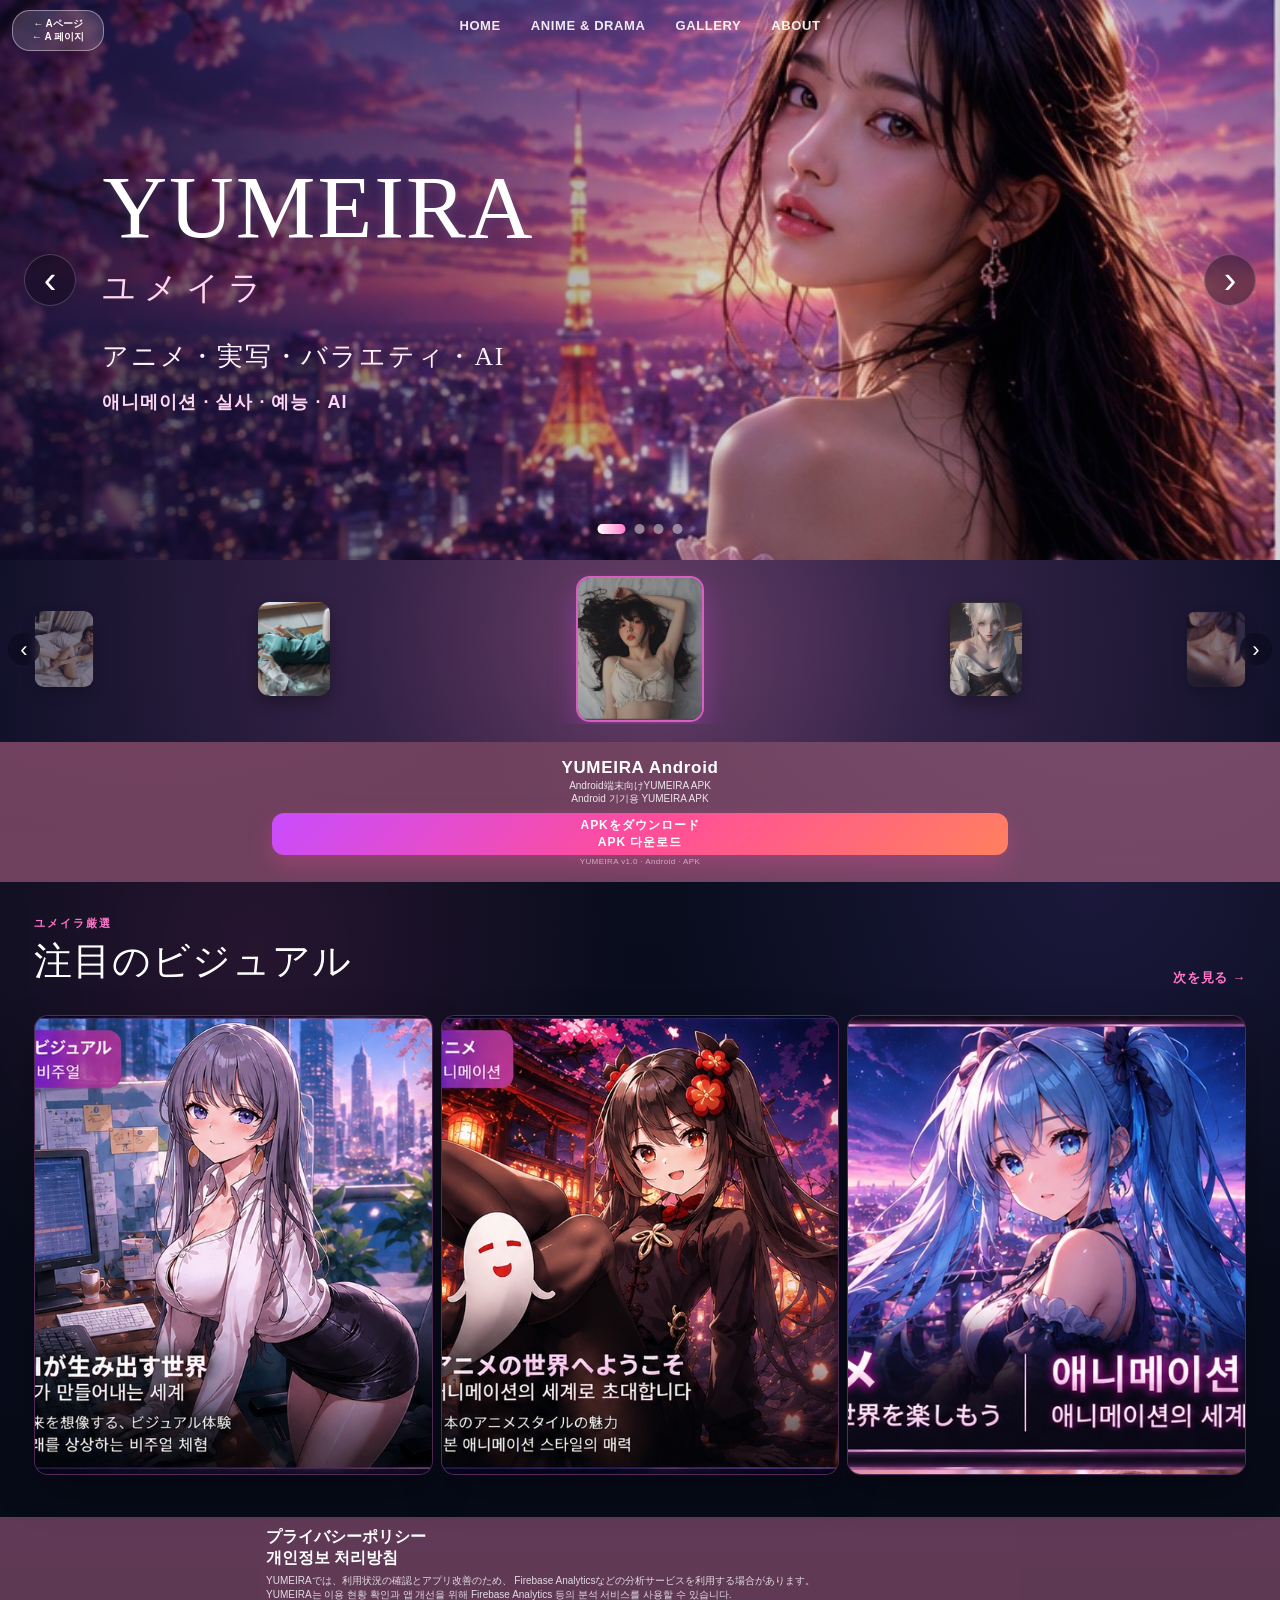
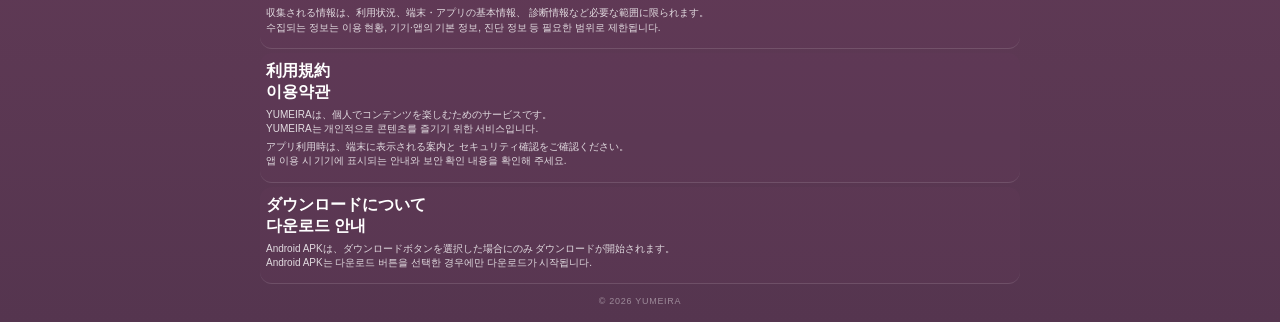
<file: index.html>
<!DOCTYPE html>
<html lang="en">
<head>
  <!-- Google tag (gtag.js) -->
<script async src="https://www.googletagmanager.com/gtag/js?id=G-Q2XTE0ZFH6"></script>
<script>
  window.dataLayer = window.dataLayer || [];
  function gtag(){dataLayer.push(arguments);}
  gtag('js', new Date());

  gtag('config', 'G-Q2XTE0ZFH6');
</script>

  <meta charset="UTF-8" />
  <meta name="viewport" content="width=device-width, initial-scale=1.0" />

  <title>YUMEIRA</title>

  <link rel="stylesheet" href="style.css" />
</head>

<body>

<header class="topbar">

  <a
    class="back-to-a"
    href="https://lakshpe-official.github.io/a/"
  >
    ← Aページ
    <br>
    ← A 페이지
  </a>

  <nav class="topnav">
    <a href="#home">HOME</a>
    <a href="#featured">ANIME & DRAMA</a>
    <a href="#gallery">GALLERY</a>
    <a href="#about">ABOUT</a>
  </nav>

</header>

  <main>

    <section class="hero" id="home">

      <div class="hero-slider">

        <div class="hero-slide active">
          <img
            src="assets/hero/hero-01.jpg"
            alt="YUMEIRA Visual 01"
          />
        </div>

        <div class="hero-slide">
          <img
            src="assets/hero/hero-02.jpg"
            alt="YUMEIRA Visual 02"
          />
        </div>

        <div class="hero-slide">
          <img
            src="assets/hero/hero-03.jpg"
            alt="YUMEIRA Visual 03"
          />
        </div>

        <div class="hero-slide">
          <img
            src="assets/hero/hero-04.jpg"
            alt="YUMEIRA Visual 04"
          />
        </div>

      </div>


      <button
        class="hero-arrow hero-prev"
        id="hero-prev"
        aria-label="Previous slide"
      >
        ‹
      </button>

      <button
        class="hero-arrow hero-next"
        id="hero-next"
        aria-label="Next slide"
      >
        ›
      </button>


      <div class="hero-overlay">

        <div class="hero-copy">

          <h1>YUMEIRA</h1>

          <div class="hero-jp">
            ユメイラ
          </div>

<div class="hero-tagline">
  アニメ・実写・バラエティ・AI
</div>

<div class="hero-subline">
  애니메이션 · 실사 · 예능 · AI
</div>

        </div>

      </div>


      <div class="hero-dots" id="hero-dots">
        <button class="hero-dot active" data-slide="0"></button>
        <button class="hero-dot" data-slide="1"></button>
        <button class="hero-dot" data-slide="2"></button>
        <button class="hero-dot" data-slide="3"></button>
      </div>

    </section>
    <section class="mini-showcase" id="mini-showcase">
  <div class="mini-showcase-track">

    <button
      type="button"
      class="mini-showcase-btn mini-showcase-prev"
      aria-label="Previous image"
    >
      ‹
    </button>

    <div class="mini-showcase-item">
      <img src="assets/showcase/showcase-01.jpg" alt="">
    </div>

    <div class="mini-showcase-item">
      <img src="assets/showcase/showcase-02.jpg" alt="">
    </div>

    <div class="mini-showcase-item">
      <img src="assets/showcase/showcase-03.jpg" alt="">
    </div>

    <div class="mini-showcase-item">
      <img src="assets/showcase/showcase-04.jpg" alt="">
    </div>

    <div class="mini-showcase-item">
      <img src="assets/showcase/showcase-05.jpg" alt="">
    </div>

    <div class="mini-showcase-item">
      <img src="assets/showcase/showcase-06.jpg" alt="">
    </div>

    <button
      type="button"
      class="mini-showcase-btn mini-showcase-next"
      aria-label="Next image"
    >
      ›
    </button>

  </div>
</section>
<section class="apk-info-section" id="download-info">
  <div class="apk-info-card">

<div class="apk-info-title">
  YUMEIRA Android
</div>

<p class="apk-info-text">
  Android端末向けYUMEIRA APK
  <br>
  Android 기기용 YUMEIRA APK
</p>

<a
  class="apk-download-btn"
      href="https://github.com/lakshpe-official/yumeira-public/releases/download/v1.0/YUMEIRA.apk"
>
  APKをダウンロード
  <br>
  APK 다운로드
</a>

<div class="apk-meta">
  YUMEIRA v1.0 · Android · APK
</div>
  </div>
</section>

  </main>
<section class="featured-section" id="featured">

  <div class="featured-header">
    <div>
      <div class="featured-kicker">ユメイラ厳選</div>
      <h2>注目のビジュアル</h2>
    </div>

<button type="button" class="featured-more" id="featured-toggle">
  すべて見る →
</button>
  </div>

<div class="featured-slider" id="featured-slider">

  <div class="featured-page active">
    <article class="featured-card">
      <img
        class="featured-image"
        src="assets/featured/featured-01.jpg"
        alt="YUMEIRA Featured 01"
      />
    </article>

    <article class="featured-card">
      <img
        class="featured-image"
        src="assets/featured/featured-02.jpg"
        alt="YUMEIRA Featured 02"
      />
    </article>

    <article class="featured-card">
      <img
        class="featured-image"
        src="assets/featured/featured-05.jpg"
        alt="YUMEIRA Featured 05"
      />
    </article>
  </div>

  <div class="featured-page">
    <article class="featured-card">
      <img
        class="featured-image"
        src="assets/featured/featured-06.jpg"
        alt="YUMEIRA Featured 06"
      />
    </article>

    <article class="featured-card">
      <img
        class="featured-image"
        src="assets/featured/featured-07.jpg"
        alt="YUMEIRA Featured 07"
      />
    </article>

    <article class="featured-card">
      <img
        class="featured-image"
        src="assets/featured/featured-08.jpg"
        alt="YUMEIRA Featured 08"
      />
    </article>
  </div>

</div>
</section>

<section class="legal-section" id="privacy-policy">
  <div class="legal-card">
    <h2>
      プライバシーポリシー
      <br>
      개인정보 처리방침
    </h2>

    <p>
      YUMEIRAでは、利用状況の確認とアプリ改善のため、
      Firebase Analyticsなどの分析サービスを利用する場合があります。
      <br>
      YUMEIRA는 이용 현황 확인과 앱 개선을 위해
      Firebase Analytics 등의 분석 서비스를 사용할 수 있습니다.
    </p>

    <p>
      収集される情報は、利用状況、端末・アプリの基本情報、
      診断情報など必要な範囲に限られます。
      <br>
      수집되는 정보는 이용 현황, 기기·앱의 기본 정보,
      진단 정보 등 필요한 범위로 제한됩니다.
    </p>
  </div>
</section>
<section class="legal-section" id="terms-of-use">
  <div class="legal-card">
    <h2>
      利用規約
      <br>
      이용약관
    </h2>

    <p>
      YUMEIRAは、個人でコンテンツを楽しむためのサービスです。
      <br>
      YUMEIRA는 개인적으로 콘텐츠를 즐기기 위한 서비스입니다.
    </p>

    <p>
      アプリ利用時は、端末に表示される案内と
      セキュリティ確認をご確認ください。
      <br>
      앱 이용 시 기기에 표시되는 안내와
      보안 확인 내용을 확인해 주세요.
    </p>
  </div>
</section>
<section class="legal-section" id="download-information">
  <div class="legal-card">
    <h2>
      ダウンロードについて
      <br>
      다운로드 안내
    </h2>

    <p>
      Android APKは、ダウンロードボタンを選択した場合にのみ
      ダウンロードが開始されます。
      <br>
      Android APK는 다운로드 버튼을 선택한 경우에만
      다운로드가 시작됩니다.
    </p>
  </div>
</section>
<div class="simple-footer">
  © 2026 YUMEIRA
</div>
<script src="main.js"></script>

</body>
</html>
</file>
<file: style.css>
:root {
  --bg: #080d1f;
  --panel: rgba(20, 24, 48, 0.72);
  --panel-border: rgba(255, 255, 255, 0.14);

  --text: #ffffff;
  --muted: #d8d6e9;

  --pink: #ff4fb8;
  --purple: #8b5cf6;
  --orange: #ff8a3d;

  --shadow: 0 18px 45px rgba(0, 0, 0, 0.28);
}

* {
  box-sizing: border-box;
}

html {
  scroll-behavior: smooth;
}

body {
  margin: 0;
  font-family: Arial, Helvetica, sans-serif;

  background:
    radial-gradient(
      circle at 12% 6%,
      rgba(255, 135, 188, 0.22),
      transparent 34%
    ),
    radial-gradient(
      circle at 88% 18%,
      rgba(211, 169, 230, 0.18),
      transparent 40%
    ),
    linear-gradient(
      180deg,
      #603951 0%,
      #70415f 48%,
      #55354f 100%
    );

  color: var(--text);
}

/* =========================
   TOP BAR
========================= */

.topbar {
  position: fixed;
  top: 0;
  left: 0;
  right: 0;

  z-index: 1000;

  display: flex;
  align-items: center;
  gap: 28px;

  padding: 18px 34px;

background: transparent;
backdrop-filter: none;
-webkit-backdrop-filter: none;
border-bottom: none;
box-shadow: none;
}

.brand {
  min-width: 180px;
}

.brand-main {
  font-family: Georgia, "Times New Roman", serif;
  font-size: 28px;
  letter-spacing: 2px;
}

.brand-jp {
  margin-top: 2px;
  font-size: 11px;
  letter-spacing: 4px;
  color: #f4dff0;
}


/* =========================
   NAVIGATION
========================= */

.topnav {
  display: flex;
  align-items: center;
  justify-content: center;

  flex: 1;
  gap: 30px;
}

.topnav a {
  position: relative;

  color: #ffffff;
  text-decoration: none;

  font-size: 13px;
  font-weight: 700;

  letter-spacing: 0.6px;

  opacity: 0.9;
  transition: 0.25s ease;
}

.topnav a:hover {
  opacity: 1;
  color: #ffd7f0;
}

.topnav a::after {
  content: "";

  position: absolute;
  left: 50%;
  bottom: -7px;

  width: 0;
  height: 2px;

  transform: translateX(-50%);

  background: linear-gradient(
    90deg,
    var(--pink),
    var(--purple)
  );

  transition: width 0.25s ease;
}

.topnav a:hover::after {
  width: 100%;
}


/* =========================
   DOWNLOAD BUTTON
========================= */

.download-btn {
  display: inline-flex;
  align-items: center;
  justify-content: center;

  min-height: 50px;

  padding: 0 24px;

  border-radius: 18px;

  text-decoration: none;
  color: #ffffff;

  font-weight: 800;
  letter-spacing: 0.4px;

  background:
    linear-gradient(
      135deg,
      var(--purple) 0%,
      var(--pink) 55%,
      var(--orange) 100%
    );

  box-shadow:
    0 10px 30px rgba(255, 79, 184, 0.28),
    inset 0 1px 0 rgba(255, 255, 255, 0.28);

  border: 1px solid rgba(255, 255, 255, 0.25);

  transition:
    transform 0.25s ease,
    box-shadow 0.25s ease;
}

.download-btn:hover {
  transform: translateY(-2px);

  box-shadow:
    0 15px 35px rgba(255, 79, 184, 0.36),
    inset 0 1px 0 rgba(255, 255, 255, 0.3);
}

.top-download {
  min-width: 160px;
  font-size: 13px;
}


/* =========================
   HERO
========================= */

.hero {
  position: relative;

  width: 100%;
min-height: 520px;
  overflow: hidden;

  background: #11172d;
}

.hero-slider {
  position: absolute;
  inset: 0;
}

.hero-slide {
  position: absolute;
  inset: 0;

  opacity: 0;

  transition: opacity 0.8s ease;
}

.hero-slide.active {
  opacity: 1;
}

.hero-slide img {
  width: 100%;
  height: 100%;

  object-fit: cover;
  object-position: center;

  display: block;
}

.hero::after {
  content: "";

  position: absolute;
  inset: 0;

  background:
    linear-gradient(
      90deg,
      rgba(15, 10, 35, 0.72) 0%,
      rgba(15, 10, 35, 0.42) 36%,
      rgba(15, 10, 35, 0.06) 66%,
      rgba(15, 10, 35, 0.16) 100%
    );

  pointer-events: none;
}


/* =========================
   HERO CONTENT
========================= */

.hero-overlay {
  position: relative;

  z-index: 4;

min-height: 560px;

  display: flex;
  align-items: center;

padding: 70px 8vw 50px;
}

.hero-copy {
  max-width: 620px;
}

.hero-copy h1 {
  margin: 0;

  font-family: Georgia, "Times New Roman", serif;

  font-size: clamp(64px, 7vw, 112px);
  line-height: 0.92;

  font-weight: 500;

  letter-spacing: 2px;

  color: #ffffff;

  text-shadow:
    0 2px 12px rgba(255, 255, 255, 0.15),
    0 10px 30px rgba(0, 0, 0, 0.35);
}

.hero-jp {
  margin-top: 18px;

  font-size: clamp(24px, 2.6vw, 38px);

  color: #ffd7f0;

  letter-spacing: 8px;
}

.hero-tagline {
  margin-top: 28px;

  font-size: clamp(20px, 2vw, 30px);

  font-family: Georgia, "Times New Roman", serif;

  letter-spacing: 2px;

  color: #fff2fb;
}

.hero-subline {
  margin-top: 16px;

  font-size: 18px;
  font-weight: 700;

  letter-spacing: 1px;

  color: #ffd6f2;
}

.hero-download {
  margin-top: 30px;

  min-width: 260px;
}


/* =========================
   HERO ARROWS
========================= */

.hero-arrow {
  position: absolute;
  top: 50%;

  z-index: 6;

  transform: translateY(-50%);

  width: 52px;
  height: 52px;

  border: 1px solid rgba(255, 255, 255, 0.2);
  border-radius: 50%;

  background: rgba(13, 10, 28, 0.45);
  backdrop-filter: blur(10px);

  color: #ffffff;

  font-size: 38px;
  line-height: 1;

  cursor: pointer;

  transition:
    background 0.25s ease,
    transform 0.25s ease;
}

.hero-arrow:hover {
  background: rgba(145, 70, 165, 0.68);
}

.hero-prev {
  left: 24px;
}

.hero-next {
  right: 24px;
}


/* =========================
   HERO DOTS
========================= */

.hero-dots {
  position: absolute;

  z-index: 7;

  left: 50%;
  bottom: 26px;

  transform: translateX(-50%);

  display: flex;
  gap: 9px;
}

.hero-dot {
  width: 10px;
  height: 10px;

  padding: 0;

  border: 0;
  border-radius: 50%;

  background: rgba(255, 255, 255, 0.45);

  cursor: pointer;

  transition:
    width 0.25s ease,
    background 0.25s ease;
}

.hero-dot.active {
  width: 28px;

  border-radius: 999px;

  background:
    linear-gradient(
      90deg,
      #ffffff,
      #ff79c7
    );
}


/* =========================
   MOBILE
========================= */

@media (max-width: 900px) {

  .topbar {
    padding: 14px 18px;
    gap: 14px;
  }

  .topnav {
    display: none;
  }

  .brand {
    min-width: auto;
  }

  .brand-main {
    font-size: 22px;
  }

  .top-download {
    margin-left: auto;

    min-width: auto;

    padding: 0 16px;

    min-height: 44px;

    font-size: 12px;
  }

  .hero,
  .hero-overlay {
min-height: 500px;
 }

  .hero-overlay {
    align-items: flex-end;

padding:
  70px
  24px
  45px;
  }

  .hero-copy {
    max-width: 100%;
  }

  .hero-copy h1 {
    font-size: clamp(52px, 15vw, 78px);
  }

  .hero-jp {
    font-size: 22px;
  }

  .hero-tagline {
    font-size: 18px;
  }

  .hero-subline {
    font-size: 15px;
  }

  .hero-download {
    min-width: 210px;
  }

  .hero-arrow {
    width: 44px;
    height: 44px;

    font-size: 30px;
  }

  .hero-prev {
    left: 10px;
  }

  .hero-next {
    right: 10px;
  }

}


/* =========================
   SMALL PHONE
========================= */

@media (max-width: 520px) {

  .brand-jp {
    letter-spacing: 2px;
  }

  .top-download {
    padding: 0 12px;
    font-size: 11px;
  }

  .hero,
  .hero-overlay {
min-height: 500px;
  }

  .hero-slide img {
    object-position: 65% center;
  }

  .hero-copy h1 {
    font-size: 50px;
  }

  .hero-tagline {
    font-size: 16px;
  }

  .hero-subline {
    font-size: 14px;
  }

  .hero-download {
    min-width: 190px;
    min-height: 48px;

    padding: 0 18px;

    font-size: 14px;
  }

}
/* =========================
   SOCIAL LINKS
========================= */

.social-section {
  position: relative;
  z-index: 20;

  margin-top: -36px;
  padding: 0 32px 36px;
}

.social-panel {
  max-width: 1180px;
  margin: 0 auto;

  display: grid;
  grid-template-columns: repeat(2, 1fr);
  gap: 22px;

  padding: 22px;

  border-radius: 24px;

  background: rgba(17, 18, 42, 0.78);
  backdrop-filter: blur(18px);

  border: 1px solid rgba(255, 255, 255, 0.14);

  box-shadow: var(--shadow);
}

.social-card {
  min-height: 92px;

  display: flex;
  align-items: center;
  justify-content: space-between;

  padding: 18px 28px;

  border-radius: 18px;

  text-decoration: none;
  color: #ffffff;

  transition:
    transform 0.25s ease,
    box-shadow 0.25s ease;
}

.social-card:hover {
  transform: translateY(-3px);
}

.facebook-card {
  background:
    linear-gradient(
      135deg,
      #1c6be8 0%,
      #3757d5 100%
    );

  box-shadow:
    0 12px 30px rgba(39, 98, 219, 0.3);
}

.instagram-card {
  background:
    linear-gradient(
      135deg,
      #a52bd9 0%,
      #ff3f8e 55%,
      #ff8a3d 100%
    );

  box-shadow:
    0 12px 30px rgba(255, 63, 142, 0.3);
}

.social-left {
  display: flex;
  align-items: center;
  gap: 16px;
}

.social-icon {
  width: 54px;
  height: 54px;

  display: flex;
  align-items: center;
  justify-content: center;

  border-radius: 16px;

  background: rgba(255, 255, 255, 0.18);

  font-size: 34px;
  font-weight: 800;
}

.instagram-icon {
  font-size: 30px;
}

.social-small {
  font-size: 11px;
  letter-spacing: 1px;

  opacity: 0.78;
}

.social-title {
  margin-top: 4px;

  font-size: 22px;
  font-weight: 800;

  letter-spacing: 0.5px;
}

.social-arrow {
  font-size: 34px;
  font-weight: 300;

  opacity: 0.9;
}


/* =========================
   SOCIAL MOBILE
========================= */

@media (max-width: 760px) {

  .social-section {
    margin-top: -18px;

    padding:
      0
      16px
      28px;
  }

  .social-panel {
    grid-template-columns: 1fr;

    padding: 14px;

    gap: 14px;
  }

  .social-card {
    min-height: 78px;

    padding: 14px 18px;
  }

  .social-icon {
    width: 46px;
    height: 46px;

    font-size: 28px;
  }

  .social-title {
    font-size: 18px;
  }

  .social-arrow {
    font-size: 28px;
  }

}
/* =========================
   FEATURED VISUALS
========================= */

.featured-section {
  position: relative;

padding:
  34px
  34px
  42px;

  background:
    radial-gradient(
      circle at 20% 10%,
      rgba(255, 79, 184, 0.12),
      transparent 32%
    ),
    radial-gradient(
      circle at 85% 0%,
      rgba(139, 92, 246, 0.14),
      transparent 34%
    ),
    linear-gradient(
      180deg,
      #090d1d 0%,
      #070b18 100%
    );
}

.featured-header {
  max-width: 1440px;

  margin:
    0
    auto
    28px;

  display: flex;
  align-items: flex-end;
  justify-content: space-between;

  gap: 20px;
}

.featured-kicker {
  margin-bottom: 5px;

  font-size: 11px;
  font-weight: 800;

  letter-spacing: 2px;

  color: #ff76c8;
}

.featured-header h2 {
  margin: 0;

  font-family: Georgia, "Times New Roman", serif;

  font-size: clamp(30px, 3vw, 46px);

  font-weight: 500;

  letter-spacing: 1px;
}

.featured-more {
  text-decoration: none;

  color: #ff76c8;

  font-size: 13px;
  font-weight: 800;

  letter-spacing: 0.7px;
  background: transparent;
border: none;
padding: 0;
font-family: inherit;
cursor: pointer;
appearance: none;
-webkit-appearance: none;

  transition: 0.25s ease;
}

.featured-more:hover {
  color: #ffffff;
}

.featured-grid {
  max-width: 1440px;

  margin: 0 auto;

  display: grid;

  grid-template-columns:
    repeat(4, minmax(0, 1fr));

  gap: 18px;
}

.featured-card {
  position: relative;

  min-height: 460px;

  overflow: hidden;

  border-radius: 22px;

  border:
    1px solid
    rgba(255, 96, 199, 0.28);

  background: #10152d;

  box-shadow:
    0 18px 40px
    rgba(0, 0, 0, 0.28);

  transition:
    transform 0.3s ease,
    box-shadow 0.3s ease,
    border-color 0.3s ease;
}

.featured-card:hover {
  transform: translateY(-6px);

  border-color:
    rgba(255, 120, 215, 0.58);

  box-shadow:
    0 24px 52px
    rgba(0, 0, 0, 0.36);
}

.featured-card img {
  width: 100%;
  height: 100%;

  position: absolute;
  inset: 0;

  object-fit: cover;

  display: block;

transition:
    transform 0.45s ease,
    filter 0.45s ease,
opacity 0.7s ease;
}
.featured-card img.featured-image-next {
    opacity: 0;
    z-index: 2;
    pointer-events: none;
    transition: opacity 0.8s ease;
}
.featured-card:hover img {
  transform: scale(1.04);

  filter:
    brightness(1.04)
    saturate(1.06);
}

.featured-overlay {
  position: absolute;
  inset: 0;

  z-index: 2;

  display: flex;
  flex-direction: column;
  justify-content: space-between;

  padding: 18px;

  background:
    linear-gradient(
      180deg,
      rgba(5, 8, 18, 0.08) 0%,
      rgba(5, 8, 18, 0.12) 42%,
      rgba(5, 8, 18, 0.9) 100%
    );
}

.featured-tag {
  align-self: flex-start;

  padding:
    7px
    11px;

  border-radius: 999px;

  background:
    linear-gradient(
      135deg,
      #7c3aed,
      #c026d3
    );

  font-size: 11px;
  font-weight: 800;

  letter-spacing: 0.6px;
}

.real-tag {
  background:
    linear-gradient(
      135deg,
      #ec4899,
      #db2777
    );
}

.ai-tag {
  background:
    linear-gradient(
      135deg,
      #9333ea,
      #ff3f8e
    );
}

.featured-text h3 {
  margin: 0;

  font-size: 25px;
  font-weight: 800;

  letter-spacing: 0.5px;
}

.featured-text p {
  margin:
    8px
    0
    0;

  font-size: 12px;
  font-weight: 700;

  letter-spacing: 0.7px;

  color:
    rgba(255, 255, 255, 0.78);
}


/* =========================
   FEATURED TABLET
========================= */

@media (max-width: 1100px) {

  .featured-grid {
    grid-template-columns:
      repeat(2, minmax(0, 1fr));
  }

  .featured-card {
    min-height: 440px;
  }

}


/* =========================
   FEATURED MOBILE
========================= */

@media (max-width: 700px) {

  .featured-section {
    padding:
      44px
      16px
      56px;
  }

  .featured-header {
    align-items: flex-start;

    margin-bottom: 20px;
  }

  .featured-header h2 {
    font-size: 30px;
  }

  .featured-more {
    font-size: 10px;
  }

  .featured-grid {
    display: flex;

    overflow-x: auto;

    gap: 14px;

    padding-bottom: 10px;

    scroll-snap-type: x mandatory;
  }

  .featured-card {
    min-width: 78vw;

    min-height: 440px;

    scroll-snap-align: start;
  }

  .featured-grid::-webkit-scrollbar {
    height: 5px;
  }

  .featured-grid::-webkit-scrollbar-thumb {
    background:
      rgba(255, 95, 190, 0.5);

    border-radius: 999px;
  }

}
/* =========================
   MOBILE-FIRST OVERRIDES
   Android 360px - 430px first
========================= */

@media (max-width: 700px) {

  body {
    overflow-x: hidden;
  }

  /* Top bar */
  .topbar {
    position: fixed;

    padding:
      12px
      14px;

    gap: 10px;
  }

  .brand-main {
    font-size: 20px;
    letter-spacing: 1.4px;
  }

  .brand-jp {
    font-size: 9px;
    letter-spacing: 2px;
  }

  .topnav {
    display: none;
  }

  .top-download {
    margin-left: auto;

    min-width: auto;
    min-height: 42px;

    padding:
      0
      14px;

    border-radius: 14px;

    font-size: 11px;
  }


  /* Hero */
  .hero {
min-height: 500px;
  }

  .hero-slider {
    position: absolute;
    inset: 0;
  }

  .hero-slide img {
    width: 100%;
    height: 100%;

    object-fit: cover;

    object-position: 66% center;
  }

  .hero::after {
    background:
      linear-gradient(
        180deg,
        rgba(7, 8, 22, 0.2) 0%,
        rgba(7, 8, 22, 0.22) 38%,
        rgba(7, 8, 22, 0.76) 72%,
        rgba(7, 8, 22, 0.95) 100%
      );
  }

  .hero-overlay {
    min-height: 640px;

    align-items: flex-end;

    padding:
      100px
      20px
      92px;
  }

  .hero-copy {
    width: 100%;
    max-width: 100%;
  }

  .hero-copy h1 {
    font-size: clamp(46px, 13vw, 62px);

    line-height: 0.96;

    letter-spacing: 1px;
  }

  .hero-jp {
    margin-top: 10px;

    font-size: 21px;

    letter-spacing: 5px;
  }

  .hero-tagline {
    margin-top: 18px;

    font-size: 16px;

    letter-spacing: 1.1px;
  }

  .hero-subline {
    margin-top: 10px;

    font-size: 13px;
  }

  .hero-download {
    margin-top: 20px;

    width: 100%;
    min-width: 0;

    min-height: 50px;

    border-radius: 16px;

    font-size: 14px;
  }

  .hero-arrow {
    width: 42px;
    height: 42px;

    font-size: 28px;
  }

  .hero-prev {
    left: 8px;
  }

  .hero-next {
    right: 8px;
  }

  .hero-dots {
    bottom: 24px;
  }


  /* Social */
  .social-section {
    margin-top: -18px;

    padding:
      0
      14px
      24px;
  }

  .social-panel {
    grid-template-columns: 1fr;

    padding: 12px;

    gap: 12px;

    border-radius: 18px;
  }

  .social-card {
    min-height: 72px;

    padding:
      12px
      16px;

    border-radius: 15px;
  }

  .social-icon {
    width: 44px;
    height: 44px;

    border-radius: 13px;

    font-size: 27px;
  }

  .social-small {
    font-size: 9px;
  }

  .social-title {
    font-size: 17px;
  }

  .social-arrow {
    font-size: 26px;
  }


  /* Featured */
  .featured-section {
    padding:
      34px
      14px
      48px;
  }

  .featured-header {
    margin-bottom: 16px;

    align-items: flex-end;
  }

  .featured-kicker {
    font-size: 9px;

    letter-spacing: 1.4px;
  }

  .featured-header h2 {
    font-size: 27px;

    line-height: 1;
  }

  .featured-more {
    font-size: 10px;

    white-space: nowrap;
  }

  .featured-grid {
    display: flex;

    gap: 12px;

    overflow-x: auto;

    padding:
      2px
      2px
      12px;

    scroll-snap-type: x mandatory;

    -webkit-overflow-scrolling: touch;
  }

  .featured-card {
    flex:
      0
      0
      78vw;

    min-width: 78vw;

    min-height: 440px;

    border-radius: 18px;

    scroll-snap-align: start;
  }

  .featured-overlay {
    padding: 15px;
  }

  .featured-tag {
    padding:
      6px
      10px;

    font-size: 10px;
  }

  .featured-text h3 {
    font-size: 23px;
  }

  .featured-text p {
    font-size: 10px;
  }

  .featured-grid::-webkit-scrollbar {
    display: none;
  }

}
/* =========================
   ANDROID 390px FINE TUNING
========================= */

@media (max-width: 430px) {

  .topbar {
    padding: 10px 12px;
  }

  .brand-main {
    font-size: 18px;
  }

  .brand-jp {
    font-size: 8px;
  }

  .top-download {
    min-height: 40px;
    padding: 0 12px;

    border-radius: 13px;

    font-size: 10px;
  }


  .hero,
  .hero-overlay {
    min-height: 610px;
  }

  .hero-overlay {
    padding:
      92px
      18px
      86px;
  }

  .hero-copy h1 {
    font-size: 44px;
  }

  .hero-jp {
    font-size: 19px;
    letter-spacing: 4px;
  }

  .hero-tagline {
    font-size: 15px;
  }

  .hero-subline {
    font-size: 12px;
  }

  .hero-download {
    width: auto;
    min-width: 210px;

    min-height: 48px;

    padding: 0 20px;

    font-size: 13px;
  }


  .hero-arrow {
    width: 38px;
    height: 38px;

    font-size: 24px;

    background: rgba(13, 10, 28, 0.5);
  }

  .hero-prev {
    left: 6px;
  }

  .hero-next {
    right: 6px;
  }


  .hero-dots {
    bottom: 18px;
  }

  .hero-dot {
    width: 9px;
    height: 9px;
  }

  .hero-dot.active {
    width: 24px;
  }


  .social-section {
    margin-top: -14px;
    padding:
      0
      12px
      20px;
  }

  .social-panel {
    padding: 10px;
    gap: 10px;
  }

  .social-card {
    min-height: 68px;

    padding:
      11px
      14px;
  }

  .social-icon {
    width: 42px;
    height: 42px;

    font-size: 25px;
  }

  .social-title {
    font-size: 16px;
  }

  .social-arrow {
    font-size: 24px;
  }


  .featured-section {
    padding:
      30px
      12px
      44px;
  }

  .featured-header h2 {
    font-size: 25px;
  }

  .featured-card {
    flex: 0 0 76vw;
    min-width: 76vw;

    min-height: 420px;
  }

}
/* =========================
   FEATURED COMPACT MOBILE
========================= */

@media (max-width: 430px) {

.featured-section {
  padding:
    10px
    8px
    12px;
}

.featured-header {
  margin-bottom: 8px;
}

  .featured-header h2 {
    font-size: 22px;
    white-space: nowrap;
  }

  .featured-more {
    font-size: 9px;
  }

  .featured-grid {
    display: grid;

grid-template-columns:
  repeat(2, 165px);

justify-content: center;

    gap: 6px;

    overflow: visible;
    padding: 0;
  }

  .featured-card {
    min-width: 0;
    min-height: 0;

    aspect-ratio: 4 / 5;

    border-radius: 14px;
  }

  .featured-overlay {
    padding: 8px;
  }

  .featured-tag {
    padding:
      4px
      7px;

    font-size: 7px;
  }

  .featured-text h3 {
    font-size: 14px;
    line-height: 1.05;
  }

  .featured-text p {
    margin-top: 3px;

    font-size: 7px;
    line-height: 1.2;

    letter-spacing: 0;
  }

}
/* ==================================================
   YUMEIRA MOBILE FINAL ADJUSTMENT
   Hero shorter + wider view + social side by side
================================================== */

@media (max-width: 430px) {

  /* =========================
     HERO：缩短轮播区域
  ========================= */

  .hero,
  .hero-overlay {
    min-height: 240px;
    height: 240px;
  }

  .hero-slider,
  .hero-slide {
    height: 240px;
  }

  .hero-slide img {
    width: 100%;
    height: 100%;

    object-fit: cover;

    /* 比之前展示更多横向背景 */
    object-position: center center;
  }


  /* =========================
     HERO 遮罩
  ========================= */

  .hero::after {
    background:
      linear-gradient(
        180deg,
        rgba(5, 6, 18, 0.04) 0%,
        rgba(5, 6, 18, 0.08) 40%,
        rgba(5, 6, 18, 0.48) 72%,
        rgba(5, 6, 18, 0.78) 100%
      );
  }


  /* =========================
     HERO 文字位置
  ========================= */

  .hero-overlay {
    align-items: flex-end;

    padding:
      78px
      18px
      44px;
  }

  .hero-copy h1 {
    font-size: 35px;
    line-height: 1;
  }

  .hero-jp {
    margin-top: 6px;

    font-size: 16px;
    letter-spacing: 3px;
  }

  .hero-tagline {
    margin-top: 10px;

    font-size: 12px;
    letter-spacing: 0.7px;
  }

  .hero-subline {
    margin-top: 5px;

    font-size: 10px;
  }


  /* =========================
     HERO 下载按钮
     保留，不隐藏
  ========================= */

  .hero-download {
    display: inline-flex;

    width: auto;
    min-width: 180px;
    min-height: 42px;

    margin-top: 12px;

    padding: 0 16px;

    font-size: 11px;
  }


  /* =========================
     HERO 左右箭头
  ========================= */

  .hero-arrow {
    width: 34px;
    height: 34px;

    font-size: 21px;
  }

  .hero-prev {
    left: 7px;
  }

  .hero-next {
    right: 7px;
  }


  /* =========================
     HERO 圆点
  ========================= */

  .hero-dots {
    bottom: 9px;
  }

  .hero-dot {
    width: 7px;
    height: 7px;
  }

  .hero-dot.active {
    width: 19px;
  }


  /* =========================
     FACEBOOK + INSTAGRAM
     手机端并排
  ========================= */

  .social-section {
    margin-top: 0;

    padding:
      10px
      10px
      18px;
  }

  .social-panel {
    display: grid;

    grid-template-columns:
      repeat(2, minmax(0, 1fr));

    gap: 8px;

    padding: 8px;

    border-radius: 16px;
  }

  .social-card {
    min-width: 0;
    min-height: 58px;

    padding:
      8px
      9px;

    border-radius: 13px;
  }

  .social-left {
    min-width: 0;
    gap: 7px;
  }

  .social-icon {
    width: 34px;
    height: 34px;

    flex: 0 0 34px;

    border-radius: 10px;

    font-size: 21px;
  }

  .instagram-icon {
    font-size: 19px;
  }

  /* 手机按钮里隐藏小字，只留品牌名称 */
  .social-small {
    display: none;
  }

  .social-title {
    margin: 0;

    font-size: 11px;
    white-space: nowrap;
  }

  /* 并排以后隐藏箭头，避免太拥挤 */
  .social-arrow {
    display: none;
  }

}
.yumeira-footer-cta {
padding: 18px 20px 18px;
  background:
    linear-gradient(
      180deg,
      #0d1026 0%,
      #0a0c1c 100%
    );

  border-top: 1px solid rgba(255, 120, 210, 0.12);
}

.yumeira-footer-inner {
  max-width: 520px;
  margin: 0 auto;
  text-align: center;
}

.yumeira-footer-brand {
  color: #ffffff;

font-size: 20px;
  font-weight: 800;

  letter-spacing: 3px;
}

.yumeira-footer-jp {
  margin-top: 2px;

  color: #ff76c8;

font-size: 11px;
  font-weight: 700;

  letter-spacing: 2px;
}

.yumeira-footer-text {
margin: 8px 0 0;
  color: rgba(255, 255, 255, 0.88);

  font-size: 13px;
  line-height: 1.6;
}

.yumeira-footer-ko {
margin-top: 3px;
  color: rgba(255, 255, 255, 0.58);

  font-size: 12px;
}

.footer-download {
  display: inline-flex;
  align-items: center;
  justify-content: center;

  min-width: 190px;

margin-top: 12px;
  padding: 12px 20px;

  border-radius: 16px;

  text-decoration: none;

  font-size: 13px;
  font-weight: 800;

  background: linear-gradient(
    135deg,
    #b650e8,
    #ff4fa2,
    #ff7a55
  );

  color: #ffffff;

  box-shadow:
    0 8px 20px rgba(255, 70, 170, 0.16);
}

.yumeira-footer-copy {
margin-top: 10px;
  color: rgba(255, 255, 255, 0.30);

  font-size: 10px;

  letter-spacing: 0.8px;
}
/* =========================
   MINI SHOWCASE
   中间大图 + 两侧小图
========================= */

.mini-showcase {
  position: relative;
  width: 100%;
  padding: 14px 0 18px;
  overflow: hidden;

background:
  radial-gradient(
    circle at 50% 45%,
    rgba(90, 48, 125, 0.24) 0%,
    rgba(29, 22, 61, 0.72) 42%,
    rgba(14, 15, 40, 0.96) 100%
  );
}

.mini-showcase-track {
  position: relative;

  display: flex;
  align-items: center;
  justify-content: center;

  min-height: 150px;

  overflow: hidden;
}

.mini-showcase-item {
  position: absolute;

  width: 86px;
  height: 112px;

  border-radius: 14px;
  overflow: hidden;

  opacity: 0;
  transform: scale(0.72);

  transition:
    transform 0.55s ease,
    opacity 0.55s ease,
    left 0.55s ease;

  box-shadow:
    0 8px 22px rgba(0, 0, 0, 0.35);

  cursor: pointer;
}

.mini-showcase-item img {
  width: 100%;
  height: 100%;

  object-fit: cover;

  display: block;
}

/* 中间主图 */
.mini-showcase-item.is-active {
  left: 50%;

  width: 128px;
  height: 146px;

  opacity: 1;

  transform:
    translateX(-50%)
    scale(1);

  z-index: 5;

  border: 2px solid rgba(255, 105, 220, 0.78);

  box-shadow:
    0 10px 28px rgba(220, 70, 255, 0.28);
}

/* 左侧第一张 */
.mini-showcase-item.is-prev {
  left: 23%;

  opacity: 0.92;

  transform:
    translateX(-50%)
    scale(0.84);

  z-index: 4;
}

/* 右侧第一张 */
.mini-showcase-item.is-next {
  left: 77%;

  opacity: 0.92;

  transform:
    translateX(-50%)
    scale(0.84);

  z-index: 4;
}

/* 更外侧左图 */
.mini-showcase-item.is-prev-2 {
  left: 5%;

  opacity: 0.45;

  transform:
    translateX(-50%)
    scale(0.68);

  z-index: 2;
}

/* 更外侧右图 */
.mini-showcase-item.is-next-2 {
  left: 95%;

  opacity: 0.45;

  transform:
    translateX(-50%)
    scale(0.68);

  z-index: 2;
}

/* 左右切换按钮 */
.mini-showcase-btn {
  position: absolute;
  top: 50%;

  width: 32px;
  height: 32px;

  transform: translateY(-50%);

  border: none;
  border-radius: 50%;

  background: rgba(10, 8, 28, 0.58);
  color: #ffffff;

  font-size: 22px;
  line-height: 32px;

  cursor: pointer;

  z-index: 10;

  backdrop-filter: blur(4px);
  -webkit-backdrop-filter: blur(4px);
}

.mini-showcase-prev {
  left: 8px;
}

.mini-showcase-next {
  right: 8px;
}

.mini-showcase-btn:hover {
  background: rgba(255, 85, 190, 0.70);
}

/* 手机端微调 */
@media (max-width: 430px) {
  .mini-showcase {
    padding: 6px 0 6px;
  }

  .mini-showcase-track {
    min-height: 98px;
  }

  .mini-showcase-item {
    width: 56px;
    height: 74px;
  }

  .mini-showcase-item.is-active {
    width: 84px;
    height: 100px;
  }

  .mini-showcase-item.is-prev {
    left: 26%;
  }

  .mini-showcase-item.is-next {
    left: 74%;
  }

  .mini-showcase-item.is-prev-2 {
    left: 7%;
  }

  .mini-showcase-item.is-next-2 {
    left: 93%;
  }

  .mini-showcase-btn {
    width: 28px;
    height: 28px;

    font-size: 19px;
    line-height: 28px;
  }
}
.apk-info-section {
padding: 8px 14px 10px;
}

.apk-info-card {
  max-width: 760px;
  margin: 0 auto;
  padding: 8px 12px 6px;

  background: transparent;
  border: none;
  box-shadow: none;
  border-radius: 0;

  text-align: center;
}
.apk-info-title {
  margin-bottom: 2px;

  font-size: 17px;
  font-weight: 800;
  letter-spacing: 0.04em;

  color: #ffffff;
}

.apk-info-badge {
  display: inline-flex;
  align-items: center;
  justify-content: center;

  margin-bottom: 8px;
  padding: 4px 10px;

  border-radius: 999px;

  background:
    linear-gradient(
      135deg,
      #c94cff,
      #ff5fa2
    );

  color: #ffffff;

  font-size: 10px;
  font-weight: 800;
  letter-spacing: 0.08em;
}

.apk-info-text {
margin: 1px 0 5px;

  color: rgba(255, 255, 255, 0.88);

  font-size: 10px;
  line-height: 1.25;
}

.apk-info-note {
  margin: 8px 0;

padding: 8px 10px;

  border-radius: 12px;

  background: rgba(255, 255, 255, 0.07);

  color: rgba(255, 255, 255, 0.74);

  font-size: 10px;
  line-height: 1.4;
}

.apk-download-btn {
  display: flex;
  align-items: center;
  justify-content: center;

  width: 100%;
  min-height: 42px;

  margin-top: 8px;

  border-radius: 12px;

  background:
    linear-gradient(
      135deg,
      #c94cff,
      #ff4d9a,
      #ff805f
    );

  color: #ffffff;

  text-decoration: none;

  font-size: 12px;
  font-weight: 900;
  letter-spacing: 0.08em;

  box-shadow:
    0 10px 24px rgba(255, 76, 162, 0.28);

  transition:
    transform 0.18s ease,
    box-shadow 0.18s ease;
}

.apk-download-btn:active {
  transform: scale(0.98);
}

.apk-meta {
  margin-top: 2px;

  color: rgba(255, 255, 255, 0.58);

  font-size: 8px;
  letter-spacing: 0.05em;
}

@media (max-width: 430px) {
.apk-info-section {
  padding: 4px 14px 6px;
}

.apk-info-card {
  padding: 3px 10px 2px;
  border-radius: 0;
}

.apk-info-title {
  font-size: 16px;
}

.apk-info-text {
  font-size: 11px;
}

.apk-info-note {
  font-size: 11px;
}
}
.footer-legal-links {
  display: flex;
  flex-wrap: wrap;
  justify-content: center;
  gap: 10px 16px;

  margin-top: 16px;
  padding-top: 14px;

  border-top: 1px solid rgba(255, 255, 255, 0.1);
}

.footer-legal-links a {
  color: rgba(255, 255, 255, 0.7);

  font-size: 11px;
  text-decoration: none;
}

.footer-legal-links a:active {
  opacity: 0.65;
}
.legal-section {
  padding: 2px 14px;
}

.legal-card {
  width: 100%;
  max-width: 760px;
  margin: 0 auto;

padding: 8px 6px 9px;

  border-radius: 12px;

background: rgba(108, 61, 94, 0.18);
  border: none;

  border-bottom: 1px solid rgba(255, 255, 255, 0.12);

  color: rgba(255, 255, 255, 0.82);
}

.legal-card h2 {
  margin: 0 0 5px;
  color: #ffffff;
  font-size: 16px;
  font-weight: 800;
}

.legal-card p {
  margin: 0 0 4px;
  font-size: 10px;
  line-height: 1.42;
}
.legal-back-btn {
  display: inline-flex;
  align-items: center;
  justify-content: center;

margin-top: 2px;
padding: 6px 10px;

  border-radius: 12px;

  background: rgba(255, 255, 255, 0.08);
  border: 1px solid rgba(255, 255, 255, 0.14);

  color: #ffffff;
  text-decoration: none;

  font-size: 9px;
  font-weight: 700;
  opacity: 0.75;
}

.legal-back-btn:active {
  transform: scale(0.98);
}
.featured-slider {
  width: 100%;
}

.featured-page {
  display: none;
  grid-template-columns: repeat(3, minmax(0, 1fr));
  gap: 8px;
}

.featured-page.active {
  display: grid;
}

.featured-card {
  min-width: 0;
  overflow: hidden;
  border-radius: 14px;
}

.featured-image {
  display: block;
  width: 100%;
  aspect-ratio: 3 / 4;
  object-fit: cover;
}
@media (max-width: 430px) {

  html,
  body {
    width: 100%;
    max-width: 100%;
    overflow-x: hidden;
  }

  * {
    box-sizing: border-box;
  }

  .apk-info-section,
  .featured-section,
  .legal-section {
    width: 100%;
    max-width: 100%;
    overflow: hidden;
  }

  .apk-info-card,
  .legal-card {
    width: calc(100% - 20px);
    max-width: calc(100% - 20px);
    margin-left: auto;
    margin-right: auto;
  }

  .featured-slider {
    width: 100%;
    max-width: 100%;
    overflow: hidden;
  }

  .featured-page {
    width: 100%;
    max-width: 100%;
    padding: 0 10px;
    grid-template-columns: repeat(3, minmax(0, 1fr));
    gap: 6px;
  }

  .featured-card {
    width: 100%;
    min-width: 0;
    max-width: 100%;
  }

  .featured-image {
    width: 100%;
    max-width: 100%;
    height: auto;
  }

  .apk-info-text,
  .apk-info-note,
  .legal-card p {
    overflow-wrap: anywhere;
    word-break: normal;
  }

  .apk-download-btn {
    width: 100%;
    max-width: 100%;
  }
}
.simple-footer {
  padding: 10px 14px 16px;
  text-align: center;

  color: rgba(255, 255, 255, 0.42);

  font-size: 9px;
  letter-spacing: 0.08em;
}
.back-to-a {
  position: fixed;
  top: 10px;
  left: 12px;
  z-index: 1200;

  display: inline-flex;
  align-items: center;
  justify-content: center;

  min-width: 92px;
  padding: 7px 12px;

  color: #fff8fc;
  text-decoration: none;

  font-size: 10px;
  line-height: 1.25;
  font-weight: 700;
  text-align: center;

  background: rgba(255, 255, 255, 0.14);

  border: 1px solid rgba(255, 255, 255, 0.42);
  border-radius: 18px;

  box-shadow:
    0 4px 14px rgba(55, 20, 48, 0.14);

  text-shadow:
    0 1px 3px rgba(45, 20, 40, 0.22);

  backdrop-filter: blur(4px);
  -webkit-backdrop-filter: blur(4px);

  transition:
    background 0.2s ease,
    border-color 0.2s ease,
    transform 0.15s ease;
}

.back-to-a:visited {
  color: #fff8fc;
}

.back-to-a:hover {
  color: #ffffff;
  text-decoration: none;

  background: rgba(255, 255, 255, 0.22);
  border-color: rgba(255, 255, 255, 0.60);
}

.back-to-a:active {
  transform: scale(0.96);
  background: rgba(255, 255, 255, 0.26);
}

@media (max-width: 430px) {
  .back-to-a {
    top: 8px;
    left: 10px;

    min-width: 84px;
    padding: 6px 10px;

    font-size: 9px;
    border-radius: 16px;
  }
}
</file>
